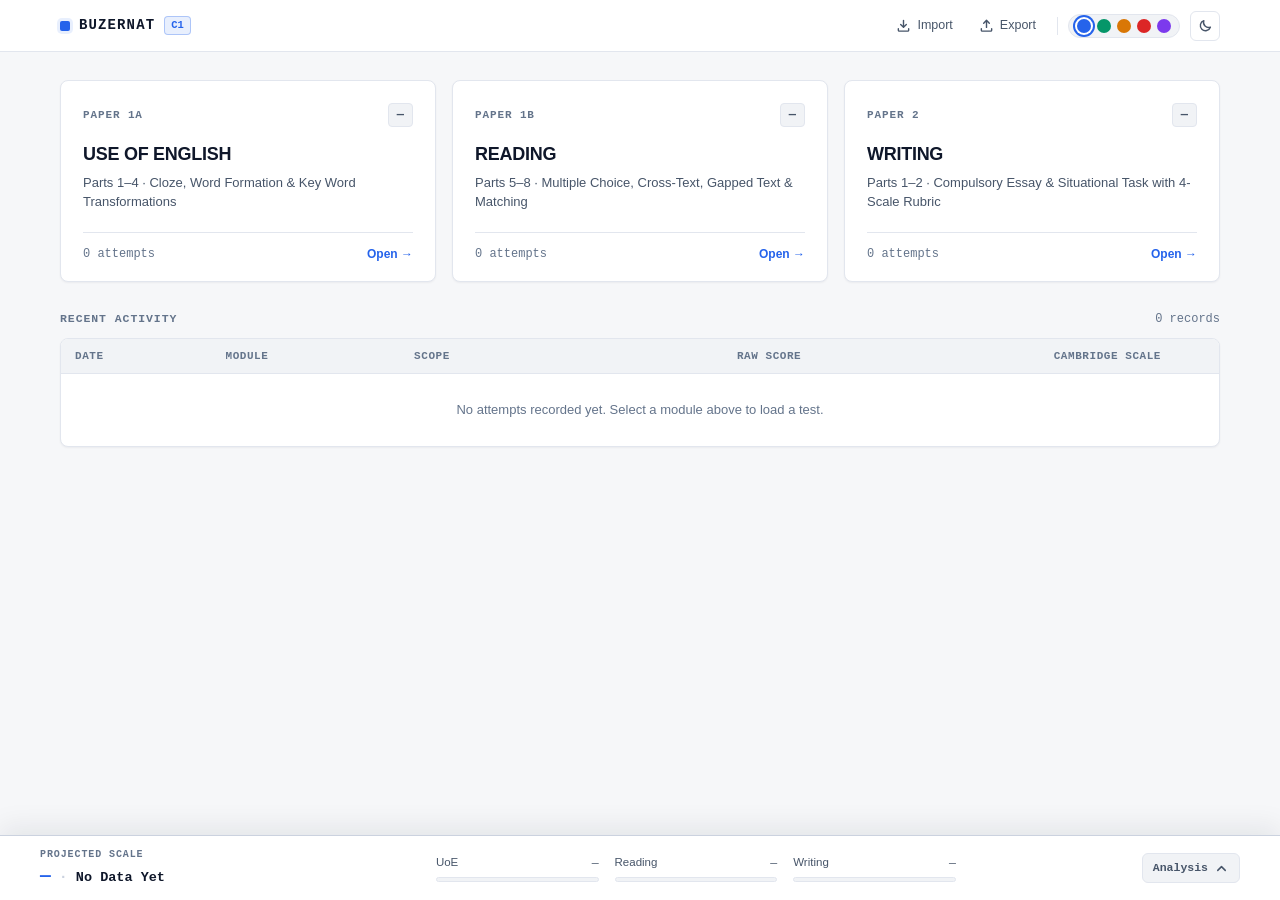
<file: index.html>
<!DOCTYPE html>
<html lang="en" data-theme="cobalt" data-dark="false">
<head>
  <meta charset="UTF-8">
  <meta name="viewport" content="width=device-width, initial-scale=1.0">
  <title>buzernat.cz</title>
  <script>
    /* Pre-paint theme sync to prevent FOUC on file:// */
    (function () {
      try {
        var raw = localStorage.getItem('cae_bench_v1');
        if (!raw) return;
        var parsed = JSON.parse(raw);
        var s = parsed && parsed.settings;
        if (!s) return;
        var themes = ['cobalt', 'emerald', 'amber', 'crimson', 'violet'];
        if (s.dark === true) document.documentElement.setAttribute('data-dark', 'true');
        if (themes.indexOf(s.theme) !== -1) document.documentElement.setAttribute('data-theme', s.theme);
      } catch (_) {}
    })();
  </script>
  <link rel="stylesheet" href="styles.css">
</head>
<body>
  <!-- ================= TOP HEADER BAR ================= -->
  <header class="topbar" id="app-header">
    <div class="topbar-inner">
      <div class="brand" id="brand-home" role="button" tabindex="0" aria-label="BUZERNAT Home">
        <span class="brand-mark" aria-hidden="true"></span>
        <span class="brand-title">BUZERNAT</span>
        <span class="brand-tag">C1</span>
      </div>

      <div class="topbar-controls">
        <div class="control-group" aria-label="Data Management">
          <button type="button" class="btn btn-ghost btn-sm" id="btn-import" title="Import backup (.json)">
            <svg class="icon" viewBox="0 0 16 16" fill="none" stroke="currentColor" stroke-width="1.5" stroke-linecap="round" stroke-linejoin="round" aria-hidden="true">
              <path d="M8 2.5v7.5M5 7l3 3 3-3M2.5 11.5v1.5a1 1 0 0 0 1 1h9a1 1 0 0 0 1-1v-1.5"/>
            </svg>
            <span>Import</span>
          </button>
          <input type="file" id="import-file-input" accept=".json,application/json" hidden>

          <button type="button" class="btn btn-ghost btn-sm" id="btn-export" title="Export backup (.json)">
            <svg class="icon" viewBox="0 0 16 16" fill="none" stroke="currentColor" stroke-width="1.5" stroke-linecap="round" stroke-linejoin="round" aria-hidden="true">
              <path d="M8 10V2.5M5 5.5L8 2.5l3 3M2.5 11.5v1.5a1 1 0 0 0 1 1h9a1 1 0 0 0 1-1v-1.5"/>
            </svg>
            <span>Export</span>
          </button>
        </div>

        <span class="topbar-divider" aria-hidden="true"></span>

        <div class="theme-dots" id="theme-selector" role="radiogroup" aria-label="Accent color theme">
          <button type="button" class="theme-dot" data-theme-pick="cobalt" aria-label="Cobalt theme" title="Cobalt" aria-checked="true"></button>
          <button type="button" class="theme-dot" data-theme-pick="emerald" aria-label="Emerald theme" title="Emerald" aria-checked="false"></button>
          <button type="button" class="theme-dot" data-theme-pick="amber" aria-label="Amber theme" title="Amber" aria-checked="false"></button>
          <button type="button" class="theme-dot" data-theme-pick="crimson" aria-label="Crimson theme" title="Crimson" aria-checked="false"></button>
          <button type="button" class="theme-dot" data-theme-pick="violet" aria-label="Violet theme" title="Violet" aria-checked="false"></button>
        </div>

        <button type="button" class="btn btn-icon" id="btn-dark-toggle" aria-label="Toggle dark mode" title="Toggle dark mode" aria-pressed="false">
          <svg class="icon icon-sun" viewBox="0 0 16 16" fill="none" stroke="currentColor" stroke-width="1.5" stroke-linecap="round" stroke-linejoin="round" aria-hidden="true">
            <circle cx="8" cy="8" r="3"/>
            <path d="M8 1.5v1.2M8 13.3v1.2M1.5 8h1.2M13.3 8h1.2M3.4 3.4l.85.85M11.75 11.75l.85.85M12.6 3.4l-.85.85M4.25 11.75l-.85.85"/>
          </svg>
          <svg class="icon icon-moon" viewBox="0 0 16 16" fill="none" stroke="currentColor" stroke-width="1.5" stroke-linecap="round" stroke-linejoin="round" aria-hidden="true">
            <path d="M13.2 9.8A5.5 5.5 0 0 1 6.2 2.8a5.5 5.5 0 1 0 7 7z"/>
          </svg>
        </button>
      </div>
    </div>
  </header>

  <!-- ================= HUB VIEW ================= -->
  <main class="view-hub" id="view-hub">
    <div class="hub-container">
      <!-- TOP: 3 Module Selection Cards -->
      <section class="hub-modules" aria-label="Exam Modules">
        <button type="button" class="module-card" data-open-module="uoe">
          <div class="module-card-head">
            <span class="module-code">PAPER 1A</span>
            <span class="score-badge" id="badge-uoe">—</span>
          </div>
          <h2 class="module-title">USE OF ENGLISH</h2>
          <p class="module-meta">Parts 1–4 · Cloze, Word Formation &amp; Key Word Transformations</p>
          <div class="module-card-foot">
            <span class="module-attempts" id="count-uoe">0 attempts</span>
            <span class="module-launch">Open →</span>
          </div>
        </button>

        <button type="button" class="module-card" data-open-module="reading">
          <div class="module-card-head">
            <span class="module-code">PAPER 1B</span>
            <span class="score-badge" id="badge-reading">—</span>
          </div>
          <h2 class="module-title">READING</h2>
          <p class="module-meta">Parts 5–8 · Multiple Choice, Cross-Text, Gapped Text &amp; Matching</p>
          <div class="module-card-foot">
            <span class="module-attempts" id="count-reading">0 attempts</span>
            <span class="module-launch">Open →</span>
          </div>
        </button>

        <button type="button" class="module-card" data-open-module="writing">
          <div class="module-card-head">
            <span class="module-code">PAPER 2</span>
            <span class="score-badge" id="badge-writing">—</span>
          </div>
          <h2 class="module-title">WRITING</h2>
          <p class="module-meta">Parts 1–2 · Compulsory Essay &amp; Situational Task with 4-Scale Rubric</p>
          <div class="module-card-foot">
            <span class="module-attempts" id="count-writing">0 attempts</span>
            <span class="module-launch">Open →</span>
          </div>
        </button>
      </section>

      <!-- MIDDLE: Compact Recent Activity Table -->
      <section class="hub-activity" aria-labelledby="activity-heading">
        <div class="section-header">
          <h3 id="activity-heading" class="section-title">RECENT ACTIVITY</h3>
          <span class="section-meta mono" id="activity-count">0 records</span>
        </div>

        <div class="table-wrap">
          <table class="activity-table" id="recent-activity-table">
            <thead>
              <tr>
                <th>Date</th>
                <th>Module</th>
                <th>Scope</th>
                <th class="num">Raw Score</th>
                <th class="num">Cambridge Scale</th>
                <th class="col-action" aria-label="Delete"></th>
              </tr>
            </thead>
            <tbody id="recent-activity-body">
              <tr class="empty-row">
                <td colspan="6">No attempts recorded yet. Select a module above to load a test or demo.</td>
              </tr>
            </tbody>
          </table>
        </div>
      </section>
    </div>

    <!-- BOTTOM: Pinned Grade Projection Bar + Expandable Analysis Drawer -->
    <aside class="grade-dock" id="grade-dock" aria-label="Grade Projection and Diagnostics">
      <!-- Collapsible Analysis Drawer (collapsed by default) -->
      <div class="analysis-drawer" id="analysis-drawer" hidden>
        <div class="analysis-drawer-inner">
          <div class="drawer-header">
            <div>
              <h3 class="drawer-title">PERFORMANCE DIAGNOSTICS</h3>
              <p class="drawer-subtitle" id="drawer-summary-text">Weighted recency projection across attempted modules.</p>
            </div>
            <button type="button" class="btn btn-primary" id="btn-advanced-analysis">
              <svg class="icon" viewBox="0 0 16 16" fill="none" stroke="currentColor" stroke-width="1.6" stroke-linecap="round" stroke-linejoin="round" aria-hidden="true">
                <path d="M5.5 3.5h-2a1 1 0 0 0-1 1v8a1 1 0 0 0 1 1h7a1 1 0 0 0 1-1v-2"/>
                <rect x="6" y="2" width="7.5" height="8" rx="1"/>
              </svg>
              <span>ADVANCED ANALYSIS</span>
            </button>
          </div>

          <div class="drawer-grid">
            <!-- Part Breakdowns -->
            <div class="drawer-panel">
              <h4 class="panel-label">USE OF ENGLISH · PARTS 1–4</h4>
              <div class="part-list" id="breakdown-uoe"></div>
            </div>

            <div class="drawer-panel">
              <h4 class="panel-label">READING · PARTS 5–8</h4>
              <div class="part-list" id="breakdown-reading"></div>
            </div>

            <div class="drawer-panel">
              <h4 class="panel-label">WRITING · 4 ASSESSMENT SCALES</h4>
              <div class="part-list" id="breakdown-writing"></div>
            </div>

            <!-- Weakest Areas Ranked -->
            <div class="drawer-panel drawer-panel-wide">
              <h4 class="panel-label">WEAKEST AREAS RANKED BY ERROR RATE</h4>
              <div class="weakness-list" id="weakest-areas-list">
                <p class="muted-note">Complete at least one section to compute error-rate rankings.</p>
              </div>
            </div>
          </div>
        </div>
      </div>

      <!-- Always-visible Pinned Projection Bar -->
      <button type="button" class="grade-bar" id="grade-bar-toggle" aria-expanded="false" aria-controls="analysis-drawer">
        <div class="grade-bar-inner">
          <div class="grade-primary">
            <span class="grade-eyebrow">PROJECTED SCALE</span>
            <div class="grade-readout mono" id="grade-projection-readout">
              <span class="grade-score">—</span>
              <span class="grade-sep">·</span>
              <span class="grade-label">No Data Yet</span>
            </div>
          </div>

          <div class="grade-minibars" id="grade-minibars">
            <div class="minibar-item" data-mini="uoe">
              <div class="minibar-head">
                <span>UoE</span>
                <span class="mono" id="mini-val-uoe">—</span>
              </div>
              <div class="minibar-track"><div class="minibar-fill" id="mini-fill-uoe" style="width: 0%"></div></div>
            </div>

            <div class="minibar-item" data-mini="reading">
              <div class="minibar-head">
                <span>Reading</span>
                <span class="mono" id="mini-val-reading">—</span>
              </div>
              <div class="minibar-track"><div class="minibar-fill" id="mini-fill-reading" style="width: 0%"></div></div>
            </div>

            <div class="minibar-item" data-mini="writing">
              <div class="minibar-head">
                <span>Writing</span>
                <span class="mono" id="mini-val-writing">—</span>
              </div>
              <div class="minibar-track"><div class="minibar-fill" id="mini-fill-writing" style="width: 0%"></div></div>
            </div>
          </div>

          <div class="grade-expand-cue">
            <span class="expand-label">Analysis</span>
            <svg class="icon chevron" viewBox="0 0 16 16" fill="none" stroke="currentColor" stroke-width="1.6" stroke-linecap="round" stroke-linejoin="round" aria-hidden="true">
              <path d="M4 10l4-4 4 4"/>
            </svg>
          </div>
        </div>
      </button>
    </aside>
  </main>

  <!-- ================= WORKSPACE VIEW ================= -->
  <section class="view-workspace" id="view-workspace" hidden aria-label="Test Workspace">
    <div class="ws-topbar">
      <div class="ws-topbar-left">
        <button type="button" class="btn btn-ghost btn-sm" id="ws-back-btn">← Back to Hub</button>
        <span class="topbar-divider" aria-hidden="true"></span>
        <h2 class="ws-title" id="ws-title">MODULE</h2>
        <span class="ws-scope-pill mono" id="ws-scope-pill" hidden></span>
      </div>

      <div class="ws-topbar-right">
        <div class="ws-timer mono" id="ws-timer" title="Click to pause or resume timer" role="button" tabindex="0">00:00</div>
        <button type="button" class="btn btn-primary btn-sm" id="ws-top-action" hidden>Check Test</button>
      </div>
    </div>

    <div class="ws-body" id="ws-body"></div>

    <nav class="ws-bottom-nav" id="ws-bottom-nav" aria-label="Exam Parts" hidden></nav>
  </section>

  <!-- ================= OVERLAYS ================= -->
  <div class="modal-root" id="modal-root" hidden aria-modal="true" role="dialog"></div>

  <div class="hl-popover" id="hl-popover" hidden role="toolbar" aria-label="Highlight selection">
    <button type="button" class="hl-pop-btn" data-hl-action="apply">Highlight</button>
    <button type="button" class="hl-pop-btn hl-pop-clear" data-hl-action="remove" hidden>Remove</button>
  </div>

  <div class="toast-root" id="toast-root" aria-live="polite" aria-atomic="true"></div>

  <!-- ================= SCRIPTS (STRICT LOAD ORDER, NO ES MODULES) ================= -->
<script src="js/store.js"></script>
  <script src="js/core.js"></script>
  <script src="js/prompts.js"></script>
  <script src="js/banks/uoe_bank.js"></script>
  <script src="js/banks/reading_bank.js"></script>
  <script src="js/banks/writing_bank.js"></script>
  <script src="js/uoe.js"></script>
  <script src="js/reading.js"></script>
  <script src="js/writing.js"></script>
  <script>
    window.addEventListener('DOMContentLoaded', () => CAE.Core?.init());
  </script>
</body>
</html>
</file>
<file: styles.css>
/* ==========================================================================
   CAE BENCH — Technical Swiss Editorial UI (Zero External Dependencies)
   ========================================================================== */

:root {
  /* Surfaces — Light Mode (Default) */
  --bg: #f6f7f9;
  --surface: #ffffff;
  --surface-subtle: #f1f3f6;
  --surface-hover: #eceff4;
  --border: #e2e6ee;
  --border-strong: #cbd2df;

  /* Ink */
  --text: #0f172a;
  --text-secondary: #475569;
  --text-muted: #64748b;

  /* Status */
  --ok: #059669;
  --ok-soft: rgba(5, 150, 105, 0.11);
  --err: #dc2626;
  --err-soft: rgba(220, 38, 38, 0.10);
  --warn: #d97706;
  --warn-soft: rgba(217, 119, 6, 0.11);

  /* Accent Defaults (Cobalt) */
  --accent: #2563eb;
  --accent-hover: #1d4ed8;
  --accent-ink: #ffffff;
  --accent-soft: rgba(37, 99, 235, 0.10);
  --accent-border: rgba(37, 99, 235, 0.30);
  --focus-ring: rgba(37, 99, 235, 0.28);
  --hl-bg: rgba(59, 130, 246, 0.24);

  /* Typography & Geometry */
  --font-sans: -apple-system, BlinkMacSystemFont, "Inter", "Segoe UI", Roboto, "Helvetica Neue", Arial, sans-serif;
  --font-mono: ui-monospace, "JetBrains Mono", "SF Mono", SFMono-Regular, Menlo, Consolas, "Liberation Mono", monospace;
  --radius-sm: 4px;
  --radius: 6px;
  --radius-lg: 8px;
  --shadow-sm: 0 1px 2px rgba(15, 23, 42, 0.05);
  --shadow-md: 0 8px 24px rgba(15, 23, 42, 0.08);
  --shadow-lg: 0 16px 40px rgba(15, 23, 42, 0.16);
  --topbar-h: 52px;
  --dock-h: 64px;
}

/* ================= 5 ACCENT COLOR THEMES (LIGHT) ================= */
html[data-theme="cobalt"] {
  --accent: #2563eb;
  --accent-hover: #1d4ed8;
  --accent-soft: rgba(37, 99, 235, 0.10);
  --accent-border: rgba(37, 99, 235, 0.30);
  --focus-ring: rgba(37, 99, 235, 0.28);
  --hl-bg: rgba(59, 130, 246, 0.24);
}

html[data-theme="emerald"] {
  --accent: #059669;
  --accent-hover: #047857;
  --accent-soft: rgba(5, 150, 105, 0.10);
  --accent-border: rgba(5, 150, 105, 0.30);
  --focus-ring: rgba(5, 150, 105, 0.28);
  --hl-bg: rgba(16, 185, 129, 0.24);
}

html[data-theme="amber"] {
  --accent: #d97706;
  --accent-hover: #b45309;
  --accent-soft: rgba(217, 119, 6, 0.11);
  --accent-border: rgba(217, 119, 6, 0.34);
  --focus-ring: rgba(217, 119, 6, 0.28);
  --hl-bg: rgba(245, 158, 11, 0.30);
}

html[data-theme="crimson"] {
  --accent: #dc2626;
  --accent-hover: #b91c1c;
  --accent-soft: rgba(220, 38, 38, 0.10);
  --accent-border: rgba(220, 38, 38, 0.30);
  --focus-ring: rgba(220, 38, 38, 0.28);
  --hl-bg: rgba(239, 68, 68, 0.22);
}

html[data-theme="violet"] {
  --accent: #7c3aed;
  --accent-hover: #6d28d9;
  --accent-soft: rgba(124, 58, 237, 0.10);
  --accent-border: rgba(124, 58, 237, 0.30);
  --focus-ring: rgba(124, 58, 237, 0.28);
  --hl-bg: rgba(139, 92, 246, 0.24);
}

/* ================= DARK MODE ================= */
html[data-dark="true"] {
  --bg: #0b0d12;
  --surface: #12151e;
  --surface-subtle: #181c27;
  --surface-hover: #1f2534;
  --border: #252c3c;
  --border-strong: #374157;

  --text: #edf2f7;
  --text-secondary: #a8b3c7;
  --text-muted: #78859b;

  --ok: #34d399;
  --ok-soft: rgba(52, 211, 153, 0.14);
  --err: #f87171;
  --err-soft: rgba(248, 113, 113, 0.14);
  --warn: #fbbf24;
  --warn-soft: rgba(251, 191, 36, 0.14);

  --accent-ink: #0b0d12;
  --shadow-sm: 0 1px 2px rgba(0, 0, 0, 0.35);
  --shadow-md: 0 10px 28px rgba(0, 0, 0, 0.45);
  --shadow-lg: 0 20px 50px rgba(0, 0, 0, 0.65);
}

html[data-dark="true"][data-theme="cobalt"] {
  --accent: #60a5fa;
  --accent-hover: #93c5fd;
  --accent-soft: rgba(96, 165, 250, 0.14);
  --accent-border: rgba(96, 165, 250, 0.36);
  --focus-ring: rgba(96, 165, 250, 0.34);
  --hl-bg: rgba(96, 165, 250, 0.30);
}

html[data-dark="true"][data-theme="emerald"] {
  --accent: #34d399;
  --accent-hover: #6ee7b7;
  --accent-soft: rgba(52, 211, 153, 0.14);
  --accent-border: rgba(52, 211, 153, 0.36);
  --focus-ring: rgba(52, 211, 153, 0.34);
  --hl-bg: rgba(52, 211, 153, 0.28);
}

html[data-dark="true"][data-theme="amber"] {
  --accent: #fbbf24;
  --accent-hover: #fcd34d;
  --accent-soft: rgba(251, 191, 36, 0.14);
  --accent-border: rgba(251, 191, 36, 0.36);
  --focus-ring: rgba(251, 191, 36, 0.34);
  --hl-bg: rgba(251, 191, 36, 0.28);
}

html[data-dark="true"][data-theme="crimson"] {
  --accent: #f87171;
  --accent-hover: #fca5a5;
  --accent-soft: rgba(248, 113, 113, 0.14);
  --accent-border: rgba(248, 113, 113, 0.36);
  --focus-ring: rgba(248, 113, 113, 0.34);
  --hl-bg: rgba(248, 113, 113, 0.28);
}

html[data-dark="true"][data-theme="violet"] {
  --accent: #a78bfa;
  --accent-hover: #c4b5fd;
  --accent-soft: rgba(167, 139, 250, 0.14);
  --accent-border: rgba(167, 139, 250, 0.36);
  --focus-ring: rgba(167, 139, 250, 0.34);
  --hl-bg: rgba(167, 139, 250, 0.30);
}

/* ================= ZERO-REFLOW HIGHLIGHTER ================= */
mark.cae-hl {
  background: var(--hl-bg);
  color: inherit;
  padding: 0;
  margin: 0;
  border: 0;
  font: inherit;
  letter-spacing: inherit;
  line-height: inherit;
  border-radius: 0;
  box-shadow: none;
}

/* ================= BASE RESET ================= */
*, *::before, *::after {
  box-sizing: border-box;
}

[hidden] {
  display: none !important;
}

html, body {
  margin: 0;
  padding: 0;
  min-height: 100%;
  background: var(--bg);
  color: var(--text);
  font-family: var(--font-sans);
  font-size: 14px;
  line-height: 1.5;
  -webkit-font-smoothing: antialiased;
  text-rendering: optimizeLegibility;
}

button, input, select, textarea {
  font: inherit;
  color: inherit;
}

button:focus-visible,
input:focus-visible,
select:focus-visible,
textarea:focus-visible,
[tabindex]:focus-visible {
  outline: 2px solid var(--accent);
  outline-offset: 2px;
  box-shadow: 0 0 0 4px var(--focus-ring);
}

.mono {
  font-family: var(--font-mono);
  font-variant-numeric: tabular-nums;
}

.icon {
  width: 15px;
  height: 15px;
  flex-shrink: 0;
}

/* ================= BUTTONS ================= */
.btn {
  display: inline-flex;
  align-items: center;
  justify-content: center;
  gap: 6px;
  height: 34px;
  padding: 0 12px;
  border: 1px solid var(--border);
  border-radius: var(--radius);
  background: var(--surface);
  color: var(--text);
  font-size: 13px;
  font-weight: 500;
  cursor: pointer;
  white-space: nowrap;
  transition: background-color 120ms ease, border-color 120ms ease, color 120ms ease;
}

.btn:hover:not(:disabled) {
  background: var(--surface-hover);
  border-color: var(--border-strong);
}

.btn:disabled {
  opacity: 0.45;
  cursor: not-allowed;
}

.btn-sm {
  height: 30px;
  padding: 0 10px;
  font-size: 12.5px;
}

.btn-ghost {
  background: transparent;
  border-color: transparent;
  color: var(--text-secondary);
}

.btn-ghost:hover:not(:disabled) {
  background: var(--surface-subtle);
  border-color: var(--border);
  color: var(--text);
}

.btn-primary {
  background: var(--accent);
  border-color: var(--accent);
  color: var(--accent-ink);
  font-weight: 600;
}

.btn-primary:hover:not(:disabled) {
  background: var(--accent-hover);
  border-color: var(--accent-hover);
}

.btn-danger-ghost {
  background: transparent;
  border-color: transparent;
  color: var(--text-muted);
  height: 26px;
  width: 26px;
  padding: 0;
}

.btn-danger-ghost:hover:not(:disabled) {
  background: var(--err-soft);
  color: var(--err);
  border-color: transparent;
}

.btn-icon {
  width: 30px;
  height: 30px;
  padding: 0;
  background: transparent;
  border-color: var(--border);
  color: var(--text-secondary);
}

.btn-icon:hover:not(:disabled) {
  background: var(--surface-subtle);
  color: var(--text);
}

/* Dark toggle icon swap */
html[data-dark="false"] .icon-sun,
html:not([data-dark="true"]) .icon-sun {
  display: none;
}

html[data-dark="true"] .icon-moon {
  display: none;
}

/* ================= TOP HEADER BAR ================= */
.topbar {
  position: sticky;
  top: 0;
  z-index: 50;
  height: var(--topbar-h);
  background: var(--surface);
  border-bottom: 1px solid var(--border);
}

.topbar-inner {
  max-width: 1200px;
  height: 100%;
  margin: 0 auto;
  padding: 0 20px;
  display: flex;
  align-items: center;
  justify-content: space-between;
  gap: 16px;
}

.brand {
  display: inline-flex;
  align-items: center;
  gap: 9px;
  cursor: pointer;
  user-select: none;
}

.brand-mark {
  width: 10px;
  height: 10px;
  border-radius: 2px;
  background: var(--accent);
  box-shadow: 0 0 0 3px var(--accent-soft);
}

.brand-title {
  font-family: var(--font-mono);
  font-size: 14px;
  font-weight: 700;
  letter-spacing: 0.08em;
  color: var(--text);
}

.brand-tag {
  font-family: var(--font-mono);
  font-size: 10.5px;
  font-weight: 600;
  padding: 1px 6px;
  border-radius: var(--radius-sm);
  background: var(--accent-soft);
  color: var(--accent);
  border: 1px solid var(--accent-border);
}

.topbar-controls {
  display: flex;
  align-items: center;
  gap: 10px;
}

.control-group {
  display: inline-flex;
  align-items: center;
  gap: 4px;
}

.topbar-divider {
  width: 1px;
  height: 18px;
  background: var(--border);
}

/* 5-Dot Color Theme Selector */
.theme-dots {
  display: inline-flex;
  align-items: center;
  gap: 6px;
  padding: 4px 8px;
  border: 1px solid var(--border);
  border-radius: 999px;
  background: var(--surface-subtle);
}

.theme-dot {
  width: 14px;
  height: 14px;
  padding: 0;
  border-radius: 50%;
  border: 2px solid transparent;
  cursor: pointer;
  transition: transform 120ms ease, box-shadow 120ms ease;
}

.theme-dot:hover {
  transform: scale(1.15);
}

.theme-dot[data-theme-pick="cobalt"]  { background: #2563eb; }
.theme-dot[data-theme-pick="emerald"] { background: #059669; }
.theme-dot[data-theme-pick="amber"]   { background: #d97706; }
.theme-dot[data-theme-pick="crimson"] { background: #dc2626; }
.theme-dot[data-theme-pick="violet"]  { background: #7c3aed; }

html[data-theme="cobalt"]  .theme-dot[data-theme-pick="cobalt"],
html[data-theme="emerald"] .theme-dot[data-theme-pick="emerald"],
html[data-theme="amber"]   .theme-dot[data-theme-pick="amber"],
html[data-theme="crimson"] .theme-dot[data-theme-pick="crimson"],
html[data-theme="violet"]  .theme-dot[data-theme-pick="violet"] {
  box-shadow: 0 0 0 2px var(--surface), 0 0 0 4px var(--accent);
}

/* ================= HUB VIEW ================= */
.view-hub {
  min-height: calc(100vh - var(--topbar-h));
  padding-bottom: calc(var(--dock-h) + 32px);
}

.hub-container {
  max-width: 1200px;
  margin: 0 auto;
  padding: 28px 20px 24px;
  display: flex;
  flex-direction: column;
  gap: 28px;
}

/* TOP: 3 Prominent Module Cards */
.hub-modules {
  display: grid;
  grid-template-columns: repeat(3, minmax(0, 1fr));
  gap: 16px;
}

.module-card {
  position: relative;
  display: flex;
  flex-direction: column;
  align-items: stretch;
  text-align: left;
  padding: 22px 22px 18px;
  background: var(--surface);
  border: 1px solid var(--border);
  border-radius: var(--radius-lg);
  box-shadow: var(--shadow-sm);
  cursor: pointer;
  transition: border-color 140ms ease, transform 140ms ease, box-shadow 140ms ease;
}

.module-card::before {
  content: "";
  position: absolute;
  top: 0;
  left: 16px;
  right: 16px;
  height: 2px;
  background: transparent;
  border-radius: 0 0 2px 2px;
  transition: background-color 140ms ease;
}

.module-card:hover {
  border-color: var(--accent-border);
  transform: translateY(-2px);
  box-shadow: var(--shadow-md);
}

.module-card:hover::before {
  background: var(--accent);
}

.module-card-head {
  display: flex;
  align-items: center;
  justify-content: space-between;
  gap: 8px;
  margin-bottom: 14px;
}

.module-code {
  font-family: var(--font-mono);
  font-size: 11px;
  font-weight: 600;
  letter-spacing: 0.08em;
  color: var(--text-muted);
}

.score-badge {
  font-family: var(--font-mono);
  font-size: 12px;
  font-weight: 600;
  padding: 2px 8px;
  border-radius: var(--radius-sm);
  background: var(--surface-subtle);
  border: 1px solid var(--border);
  color: var(--text-secondary);
}

.score-badge.has-score {
  background: var(--accent-soft);
  border-color: var(--accent-border);
  color: var(--accent);
}

.module-title {
  margin: 0 0 6px;
  font-size: 18px;
  font-weight: 700;
  letter-spacing: -0.015em;
  color: var(--text);
}

.module-meta {
  margin: 0 0 20px;
  font-size: 13px;
  color: var(--text-secondary);
  line-height: 1.45;
  flex: 1;
}

.module-card-foot {
  display: flex;
  align-items: center;
  justify-content: space-between;
  padding-top: 12px;
  border-top: 1px solid var(--border);
  font-size: 12px;
}

.module-attempts {
  font-family: var(--font-mono);
  color: var(--text-muted);
}

.module-launch {
  font-weight: 600;
  color: var(--accent);
}

/* MIDDLE: Recent Activity Table */
.hub-activity {
  display: flex;
  flex-direction: column;
  gap: 10px;
}

.section-header {
  display: flex;
  align-items: baseline;
  justify-content: space-between;
  gap: 12px;
}

.section-title {
  margin: 0;
  font-family: var(--font-mono);
  font-size: 11.5px;
  font-weight: 700;
  letter-spacing: 0.08em;
  color: var(--text-muted);
}

.section-meta {
  font-size: 12px;
  color: var(--text-muted);
}

.table-wrap {
  background: var(--surface);
  border: 1px solid var(--border);
  border-radius: var(--radius-lg);
  overflow-x: auto;
  box-shadow: var(--shadow-sm);
}

.activity-table {
  width: 100%;
  border-collapse: collapse;
  font-size: 13px;
}

.activity-table th {
  padding: 9px 14px;
  text-align: left;
  font-family: var(--font-mono);
  font-size: 11px;
  font-weight: 600;
  letter-spacing: 0.05em;
  text-transform: uppercase;
  color: var(--text-muted);
  background: var(--surface-subtle);
  border-bottom: 1px solid var(--border);
  white-space: nowrap;
}

.activity-table td {
  padding: 9px 14px;
  border-bottom: 1px solid var(--border);
  color: var(--text);
  vertical-align: middle;
  white-space: nowrap;
}

.activity-table tbody tr:last-child td {
  border-bottom: 0;
}

.activity-table tbody tr:not(.empty-row):hover {
  background: var(--surface-subtle);
}

.activity-table th.num,
.activity-table td.num {
  text-align: right;
  font-family: var(--font-mono);
  font-variant-numeric: tabular-nums;
}

.activity-table .col-action {
  width: 44px;
  text-align: right;
}

.empty-row td {
  text-align: center;
  padding: 26px 16px;
  color: var(--text-muted);
  white-space: normal;
}

.pill {
  display: inline-flex;
  align-items: center;
  padding: 1px 7px;
  border-radius: var(--radius-sm);
  font-family: var(--font-mono);
  font-size: 11px;
  font-weight: 600;
  background: var(--surface-subtle);
  border: 1px solid var(--border);
  color: var(--text-secondary);
}

.pill-accent {
  background: var(--accent-soft);
  border-color: var(--accent-border);
  color: var(--accent);
}

.pill-ok {
  background: var(--ok-soft);
  border-color: transparent;
  color: var(--ok);
}

.pill-warn {
  background: var(--warn-soft);
  border-color: transparent;
  color: var(--warn);
}

.pill-err {
  background: var(--err-soft);
  border-color: transparent;
  color: var(--err);
}

/* ================= PINNED BOTTOM GRADE BAR & ANALYSIS DRAWER ================= */
.grade-dock {
  position: fixed;
  left: 0;
  right: 0;
  bottom: 0;
  z-index: 40;
  background: var(--surface);
  border-top: 1px solid var(--border-strong);
  box-shadow: 0 -8px 28px rgba(15, 23, 42, 0.08);
}

html[data-dark="true"] .grade-dock {
  box-shadow: 0 -10px 32px rgba(0, 0, 0, 0.50);
}

.grade-bar {
  display: block;
  width: 100%;
  min-height: var(--dock-h);
  padding: 10px 20px;
  border: 0;
  background: var(--surface);
  cursor: pointer;
  text-align: left;
  transition: background-color 120ms ease;
}

.grade-bar:hover {
  background: var(--surface-subtle);
}

.grade-bar-inner {
  max-width: 1200px;
  margin: 0 auto;
  display: flex;
  align-items: center;
  justify-content: space-between;
  gap: 24px;
}

.grade-primary {
  display: flex;
  flex-direction: column;
  gap: 1px;
  min-width: 210px;
}

.grade-eyebrow {
  font-family: var(--font-mono);
  font-size: 10px;
  font-weight: 700;
  letter-spacing: 0.09em;
  color: var(--text-muted);
}

.grade-readout {
  display: flex;
  align-items: baseline;
  gap: 8px;
  font-size: 15px;
  font-weight: 700;
}

.grade-score {
  color: var(--accent);
  font-size: 18px;
}

.grade-sep {
  color: var(--border-strong);
}

.grade-label {
  color: var(--text);
  font-size: 13.5px;
  font-weight: 600;
}

.grade-minibars {
  flex: 1;
  max-width: 520px;
  display: grid;
  grid-template-columns: repeat(3, minmax(0, 1fr));
  gap: 16px;
}

.minibar-item {
  display: flex;
  flex-direction: column;
  gap: 5px;
}

.minibar-head {
  display: flex;
  justify-content: space-between;
  font-size: 11.5px;
  color: var(--text-secondary);
}

.minibar-track {
  height: 5px;
  background: var(--surface-subtle);
  border: 1px solid var(--border);
  border-radius: 999px;
  overflow: hidden;
}

.minibar-fill {
  height: 100%;
  background: var(--accent);
  border-radius: 999px;
  transition: width 240ms ease;
}

.grade-expand-cue {
  display: inline-flex;
  align-items: center;
  gap: 6px;
  font-family: var(--font-mono);
  font-size: 11.5px;
  font-weight: 600;
  color: var(--text-secondary);
  padding: 5px 10px;
  border: 1px solid var(--border);
  border-radius: var(--radius);
  background: var(--surface-subtle);
}

.grade-expand-cue .chevron {
  transition: transform 180ms ease;
}

.grade-dock.is-open .grade-expand-cue .chevron {
  transform: rotate(180deg);
}

/* Expandable Analysis Drawer */
.analysis-drawer {
  border-bottom: 1px solid var(--border);
  background: var(--bg);
  max-height: min(68vh, 560px);
  overflow-y: auto;
}

.analysis-drawer-inner {
  max-width: 1200px;
  margin: 0 auto;
  padding: 20px;
  display: flex;
  flex-direction: column;
  gap: 16px;
}

.drawer-header {
  display: flex;
  align-items: center;
  justify-content: space-between;
  gap: 16px;
  flex-wrap: wrap;
}

.drawer-title {
  margin: 0;
  font-family: var(--font-mono);
  font-size: 12.5px;
  font-weight: 700;
  letter-spacing: 0.08em;
}

.drawer-subtitle {
  margin: 2px 0 0;
  font-size: 12.5px;
  color: var(--text-muted);
}

.drawer-grid {
  display: grid;
  grid-template-columns: repeat(3, minmax(0, 1fr));
  gap: 14px;
}

.drawer-panel {
  background: var(--surface);
  border: 1px solid var(--border);
  border-radius: var(--radius);
  padding: 14px;
  display: flex;
  flex-direction: column;
  gap: 10px;
}

.drawer-panel-wide {
  grid-column: 1 / -1;
}

.panel-label {
  margin: 0;
  font-family: var(--font-mono);
  font-size: 11px;
  font-weight: 700;
  letter-spacing: 0.06em;
  color: var(--text-muted);
}

.part-list {
  display: flex;
  flex-direction: column;
  gap: 8px;
}

.part-row {
  display: grid;
  grid-template-columns: 1fr auto;
  gap: 4px 10px;
  align-items: center;
  font-size: 12.5px;
}

.part-row-name {
  color: var(--text-secondary);
  overflow: hidden;
  text-overflow: ellipsis;
  white-space: nowrap;
}

.part-row-stat {
  font-family: var(--font-mono);
  font-size: 12px;
  color: var(--text);
}

.part-bar-track {
  grid-column: 1 / -1;
  height: 4px;
  background: var(--surface-subtle);
  border-radius: 999px;
  overflow: hidden;
}

.part-bar-fill {
  height: 100%;
  background: var(--accent);
  border-radius: 999px;
}

.weakness-list {
  display: grid;
  grid-template-columns: repeat(auto-fill, minmax(260px, 1fr));
  gap: 10px;
}

.weakness-item {
  display: flex;
  align-items: center;
  justify-content: space-between;
  gap: 10px;
  padding: 8px 10px;
  border: 1px solid var(--border);
  border-radius: var(--radius-sm);
  background: var(--surface-subtle);
  font-size: 12.5px;
}

.weakness-label {
  font-weight: 500;
  color: var(--text);
}

.weakness-rate {
  font-family: var(--font-mono);
  font-size: 12px;
  font-weight: 700;
  color: var(--err);
  white-space: nowrap;
}

.muted-note {
  margin: 0;
  font-size: 12.5px;
  color: var(--text-muted);
}

/* ================= WORKSPACE SHELL ================= */
.view-workspace {
  display: flex;
  flex-direction: column;
  height: calc(100vh - var(--topbar-h));
}

.ws-topbar {
  flex-shrink: 0;
  height: 48px;
  padding: 0 20px;
  background: var(--surface);
  border-bottom: 1px solid var(--border);
  display: flex;
  align-items: center;
  justify-content: space-between;
  gap: 12px;
}

.ws-topbar-left,
.ws-topbar-right {
  display: flex;
  align-items: center;
  gap: 10px;
  min-width: 0;
}

.ws-title {
  margin: 0;
  font-family: var(--font-mono);
  font-size: 13px;
  font-weight: 700;
  letter-spacing: 0.06em;
  white-space: nowrap;
  overflow: hidden;
  text-overflow: ellipsis;
}

.ws-scope-pill {
  font-size: 11px;
  font-weight: 600;
  padding: 2px 7px;
  border-radius: var(--radius-sm);
  background: var(--surface-subtle);
  border: 1px solid var(--border);
  color: var(--text-secondary);
}

.ws-timer {
  padding: 4px 10px;
  border-radius: var(--radius);
  border: 1px solid var(--border);
  background: var(--surface-subtle);
  font-size: 13px;
  font-weight: 600;
  letter-spacing: 0.04em;
  cursor: pointer;
  user-select: none;
}

.ws-timer.is-paused {
  color: var(--warn);
  border-color: var(--warn);
  background: var(--warn-soft);
}

.ws-body {
  flex: 1;
  min-height: 0;
  overflow-y: auto;
  padding: 20px;
}

/* Bottom Full-Width Part Switcher Bar */
.ws-bottom-nav {
  flex-shrink: 0;
  display: flex;
  width: 100%;
  background: var(--surface);
  border-top: 1px solid var(--border);
}

.ws-part-tab {
  flex: 1 1 0;
  min-width: 0;
  height: 44px;
  padding: 0 12px;
  border: 0;
  border-right: 1px solid var(--border);
  border-top: 2px solid transparent;
  background: transparent;
  color: var(--text-secondary);
  font-family: var(--font-mono);
  font-size: 12px;
  font-weight: 600;
  cursor: pointer;
  display: inline-flex;
  align-items: center;
  justify-content: center;
  gap: 8px;
  transition: background-color 120ms ease, color 120ms ease, border-color 120ms ease;
}

.ws-part-tab:last-child {
  border-right: 0;
}

.ws-part-tab:hover {
  background: var(--surface-subtle);
  color: var(--text);
}

.ws-part-tab.is-active {
  border-top-color: var(--accent);
  background: var(--accent-soft);
  color: var(--accent);
}

.ws-part-tab.is-done::after {
  content: "";
  width: 6px;
  height: 6px;
  border-radius: 50%;
  background: var(--ok);
}

/* ================= SHARED WORKSPACE COMPONENTS (STEPS 2–4 READY) ================= */
.upload-gate {
  max-width: 740px;
  margin: 12px auto;
  background: var(--surface);
  border: 1px solid var(--border);
  border-radius: var(--radius-lg);
  padding: 24px;
  display: flex;
  flex-direction: column;
  gap: 18px;
  box-shadow: var(--shadow-sm);
}

.dropzone {
  border: 1.5px dashed var(--border-strong);
  border-radius: var(--radius);
  padding: 28px 20px;
  text-align: center;
  background: var(--surface-subtle);
  cursor: pointer;
  transition: border-color 120ms ease, background-color 120ms ease;
}

.dropzone:hover,
.dropzone.is-dragover {
  border-color: var(--accent);
  background: var(--accent-soft);
}

.ws-split {
  display: grid;
  grid-template-columns: minmax(0, 1.15fr) minmax(0, 0.85fr);
  gap: 18px;
  height: 100%;
  min-height: 0;
}

.ws-pane {
  background: var(--surface);
  border: 1px solid var(--border);
  border-radius: var(--radius-lg);
  padding: 20px 22px;
  overflow-y: auto;
  min-height: 0;
}

.passage-text {
  font-size: 15px;
  line-height: 1.75;
  color: var(--text);
}

.field-input,
.field-select,
.field-textarea {
  width: 100%;
  padding: 7px 10px;
  border: 1px solid var(--border-strong);
  border-radius: var(--radius-sm);
  background: var(--surface);
  color: var(--text);
  font-size: 13.5px;
}

.field-textarea {
  resize: vertical;
  min-height: 140px;
  line-height: 1.6;
}

.is-correct {
  border-color: var(--ok) !important;
  background: var(--ok-soft) !important;
}

.is-wrong {
  border-color: var(--err) !important;
  background: var(--err-soft) !important;
}

.correction-hint {
  display: inline-block;
  margin-left: 6px;
  font-family: var(--font-mono);
  font-size: 12px;
  font-weight: 600;
  color: var(--ok);
}

/* ================= MODAL ================= */
.modal-root {
  position: fixed;
  inset: 0;
  z-index: 100;
  background: rgba(15, 23, 42, 0.52);
  display: flex;
  align-items: center;
  justify-content: center;
  padding: 20px;
}

.modal-card {
  width: 100%;
  max-width: 600px;
  max-height: 85vh;
  background: var(--surface);
  border: 1px solid var(--border-strong);
  border-radius: var(--radius-lg);
  box-shadow: var(--shadow-lg);
  display: flex;
  flex-direction: column;
  overflow: hidden;
}

.modal-head {
  padding: 14px 18px;
  border-bottom: 1px solid var(--border);
  display: flex;
  align-items: center;
  justify-content: space-between;
  gap: 12px;
}

.modal-title {
  margin: 0;
  font-family: var(--font-mono);
  font-size: 13px;
  font-weight: 700;
  letter-spacing: 0.05em;
}

.modal-body {
  padding: 18px;
  overflow-y: auto;
  display: flex;
  flex-direction: column;
  gap: 12px;
  font-size: 13.5px;
}

.modal-fallback-textarea {
  width: 100%;
  min-height: 180px;
  padding: 10px 12px;
  border: 1px solid var(--border-strong);
  border-radius: var(--radius);
  background: var(--surface-subtle);
  font-family: var(--font-mono);
  font-size: 11.5px;
  line-height: 1.5;
  color: var(--text);
  resize: vertical;
}

.modal-foot {
  padding: 12px 18px;
  border-top: 1px solid var(--border);
  display: flex;
  align-items: center;
  justify-content: flex-end;
  gap: 8px;
  background: var(--surface-subtle);
}

/* ================= FLOATING HIGHLIGHTER POPOVER ================= */
.hl-popover {
  position: fixed;
  z-index: 90;
  display: inline-flex;
  align-items: center;
  gap: 2px;
  padding: 3px;
  background: var(--text);
  color: var(--surface);
  border-radius: var(--radius);
  box-shadow: var(--shadow-md);
  transform: translate(-50%, calc(-100% - 8px));
}

.hl-pop-btn {
  border: 0;
  background: transparent;
  color: inherit;
  font-size: 12px;
  font-weight: 600;
  padding: 4px 9px;
  border-radius: var(--radius-sm);
  cursor: pointer;
}

.hl-pop-btn:hover {
  background: rgba(255, 255, 255, 0.14);
}

html[data-dark="true"] .hl-pop-btn:hover {
  background: rgba(15, 23, 42, 0.15);
}

/* ================= TOAST NOTIFICATIONS ================= */
.toast-root {
  position: fixed;
  right: 20px;
  bottom: calc(var(--dock-h) + 16px);
  z-index: 110;
  display: flex;
  flex-direction: column;
  gap: 8px;
  pointer-events: none;
}

.toast {
  pointer-events: auto;
  padding: 9px 14px;
  border-radius: var(--radius);
  background: var(--text);
  color: var(--surface);
  font-size: 12.5px;
  font-weight: 500;
  box-shadow: var(--shadow-md);
  max-width: 340px;
}

/* ================= RESPONSIVE ================= */
@media (max-width: 920px) {
  .hub-modules,
  .drawer-grid,
  .ws-split {
    grid-template-columns: 1fr;
  }

  .grade-bar-inner {
    flex-wrap: wrap;
    gap: 12px;
  }

  .grade-minibars {
    order: 3;
    flex-basis: 100%;
    max-width: none;
  }

  .view-hub {
    padding-bottom: 136px;
  }
}

@media (max-width: 560px) {
  .topbar-inner {
    padding: 0 12px;
  }

  .btn-ghost span {
    display: none;
  }

  .hub-container {
    padding: 18px 12px;
  }
}

/* ================= MISTAKE EXPLANATION BADGE & POPOVER ================= */
.cae-exp-btn {
  display: inline-flex;
  align-items: center;
  justify-content: center;
  width: 18px;
  height: 18px;
  padding: 0;
  margin: 0 0 0 5px;
  border-radius: 50%;
  border: 1px solid var(--border-strong);
  background: var(--surface-subtle);
  color: var(--text-muted);
  font-family: var(--font-mono);
  font-size: 11px;
  font-weight: 700;
  line-height: 1;
  vertical-align: middle;
  flex-shrink: 0;
  cursor: pointer;
  user-select: none;
  transition: background-color 110ms ease, border-color 110ms ease, color 110ms ease, box-shadow 110ms ease;
}

.cae-exp-btn:hover {
  border-color: var(--accent);
  color: var(--accent);
  background: var(--accent-soft);
}

.cae-exp-btn.is-correct {
  border-color: var(--border-strong);
  background: var(--surface-subtle);
  color: var(--text-muted);
}

.cae-exp-btn.is-wrong {
  border-color: var(--err);
  background: var(--err-soft);
  color: var(--err);
}

.cae-exp-btn.is-wrong:hover {
  background: var(--err);
  border-color: var(--err);
  color: #ffffff;
}

.cae-exp-btn.is-partial {
  border-color: var(--warn);
  background: var(--warn-soft);
  color: var(--warn);
}

.cae-exp-btn.is-partial:hover {
  background: var(--warn);
  border-color: var(--warn);
  color: #ffffff;
}

.cae-exp-btn.is-pinned {
  box-shadow: 0 0 0 3px var(--focus-ring);
}

#cae-exp-popover {
  position: fixed;
  z-index: 9999;
  width: max-content;
  min-width: 230px;
  max-width: 340px;
  padding: 12px 13px;
  background: var(--surface);
  color: var(--text);
  border: 1px solid var(--border-strong);
  border-top: 2px solid var(--accent);
  border-radius: var(--radius-lg);
  box-shadow: var(--shadow-lg);
  font-family: var(--font-sans);
  font-size: 12.5px;
  line-height: 1.48;
  display: flex;
  flex-direction: column;
  gap: 9px;
}

.cae-exp-head {
  display: flex;
  align-items: center;
  justify-content: space-between;
  gap: 8px;
}

.cae-exp-badge {
  display: inline-flex;
  align-items: center;
  padding: 1px 7px;
  border-radius: var(--radius-sm);
  font-family: var(--font-mono);
  font-size: 10.5px;
  font-weight: 700;
  letter-spacing: 0.05em;
  text-transform: uppercase;
}

.cae-exp-badge.is-ok {
  background: var(--ok-soft);
  color: var(--ok);
}

.cae-exp-badge.is-err {
  background: var(--err-soft);
  color: var(--err);
}

.cae-exp-badge.is-warn {
  background: var(--warn-soft);
  color: var(--warn);
}

.cae-exp-pin-hint {
  font-family: var(--font-mono);
  font-size: 10px;
  color: var(--text-muted);
}

.cae-exp-close {
  display: inline-flex;
  align-items: center;
  justify-content: center;
  width: 20px;
  height: 20px;
  padding: 0;
  border: 0;
  border-radius: var(--radius-sm);
  background: transparent;
  color: var(--text-muted);
  font-family: var(--font-mono);
  font-size: 13px;
  line-height: 1;
  cursor: pointer;
}

.cae-exp-close:hover {
  background: var(--surface-subtle);
  color: var(--text);
}

.cae-exp-answers {
  display: flex;
  flex-direction: column;
  gap: 3px;
  padding: 6px 8px;
  border-radius: var(--radius-sm);
  background: var(--surface-subtle);
  border: 1px solid var(--border);
  font-family: var(--font-mono);
  font-size: 11.5px;
}

.cae-exp-ans-row {
  display: flex;
  align-items: baseline;
  gap: 6px;
  word-break: break-word;
}

.cae-exp-ans-key {
  color: var(--text-muted);
  font-size: 10.5px;
  text-transform: uppercase;
  letter-spacing: 0.04em;
  flex-shrink: 0;
}

.cae-exp-ans-user {
  color: var(--err);
  font-weight: 600;
}

.cae-exp-ans-correct {
  color: var(--ok);
  font-weight: 700;
}

.cae-exp-block {
  padding: 7px 9px;
  border-radius: var(--radius-sm);
  border-left: 2.5px solid var(--border-strong);
  display: flex;
  flex-direction: column;
  gap: 3px;
}

.cae-exp-block-wrong {
  background: var(--err-soft);
  border-left-color: var(--err);
}

.cae-exp-block-rule {
  background: var(--accent-soft);
  border-left-color: var(--accent);
}

.cae-exp-block-trap {
  background: var(--warn-soft);
  border-left-color: var(--warn);
}

.cae-exp-label {
  font-family: var(--font-mono);
  font-size: 10px;
  font-weight: 700;
  letter-spacing: 0.06em;
  text-transform: uppercase;
  color: var(--text-secondary);
}

.cae-exp-block-wrong .cae-exp-label { color: var(--err); }
.cae-exp-block-rule .cae-exp-label  { color: var(--accent); }
.cae-exp-block-trap .cae-exp-label  { color: var(--warn); }

.cae-exp-text {
  margin: 0;
  color: var(--text);
  font-size: 12.25px;
  line-height: 1.45;
  word-break: break-word;
}

/* ================= WRITING PART 2 OPTION PICKER ================= */
.writing-opt-bar {
  display: flex;
  align-items: stretch;
  gap: 4px;
  padding: 4px;
  margin-bottom: 4px;
  background: var(--surface-subtle);
  border: 1px solid var(--border);
  border-radius: var(--radius);
  flex-wrap: wrap;
}

.writing-opt-btn {
  flex: 1 1 0;
  min-width: 105px;
  display: inline-flex;
  align-items: center;
  justify-content: center;
  gap: 6px;
  min-height: 30px;
  padding: 4px 8px;
  border: 1px solid transparent;
  border-radius: var(--radius-sm);
  background: transparent;
  color: var(--text-secondary);
  font-family: var(--font-mono);
  font-size: 11.5px;
  font-weight: 600;
  letter-spacing: 0.01em;
  cursor: pointer;
  white-space: nowrap;
  transition: background-color 110ms ease, border-color 110ms ease, color 110ms ease, box-shadow 110ms ease;
}

.writing-opt-btn:hover:not(.is-active) {
  background: var(--surface-hover);
  color: var(--text);
}

.writing-opt-btn.is-active {
  background: var(--accent-soft);
  border-color: var(--accent-border);
  color: var(--accent);
  box-shadow: var(--shadow-sm);
}

.writing-opt-qnum {
  opacity: 0.72;
  font-weight: 700;
}

.writing-opt-btn.is-active .writing-opt-qnum {
  opacity: 1;
}

.writing-opt-badge {
  display: inline-flex;
  align-items: center;
  gap: 4px;
  padding: 1px 5px;
  border-radius: 999px;
  background: var(--surface);
  border: 1px solid var(--border-strong);
  color: var(--text-secondary);
  font-size: 10px;
  font-weight: 700;
  line-height: 1.25;
}

.writing-opt-badge::before {
  content: "";
  width: 5px;
  height: 5px;
  border-radius: 50%;
  background: var(--accent);
  flex-shrink: 0;
}

.writing-opt-btn.is-active .writing-opt-badge {
  border-color: var(--accent-border);
  color: var(--accent);
}

.writing-opt-btn.is-in-range .writing-opt-badge::before {
  background: var(--ok);
}

/* === RADICAL COMPLEMENTARY HIGHLIGHTERS === */

/* Cobalt (Blue) -> Radioactive Yellow */
html[data-theme="cobalt"] {
  --hl-bg: #faff00;
  --hl-text: #09090b;
}

/* Emerald (Green) -> Shock Magenta */
html[data-theme="emerald"] {
  --hl-bg: #ff007f;
  --hl-text: #ffffff;
}

/* Amber (Orange/Gold) -> Electric Cyan */
html[data-theme="amber"] {
  --hl-bg: #00e5ff;
  --hl-text: #09090b;
}

/* Crimson (Red) -> Laser Mint */
html[data-theme="crimson"] {
  --hl-bg: #00ff9d;
  --hl-text: #09090b;
}

/* Violet (Purple) -> Acid Lime */
html[data-theme="violet"] {
  --hl-bg: #b8ff00;
  --hl-text: #09090b;
}

/* Apply colors without touching geometry (preserves zero-reflow) */
mark.cae-hl {
  background: var(--hl-bg) !important;
  color: var(--hl-text) !important;
}

/* ================= UPLOAD GATE (PASTE-FIRST + TARGETED PROMPT) ================= */
.gate-stack {
  display: flex;
  flex-direction: column;
  gap: 12px;
}

.gate-paste-wrap {
  display: flex;
  flex-direction: column;
  gap: 8px;
}

.gate-paste-area {
  width: 100%;
  min-height: 185px;
  padding: 11px 13px;
  border: 1px solid var(--border-strong);
  border-radius: var(--radius);
  background: var(--surface-subtle);
  color: var(--text);
  font-family: var(--font-mono);
  font-size: 12px;
  line-height: 1.55;
  resize: vertical;
  transition: border-color 120ms ease, background-color 120ms ease;
}

.gate-paste-area:focus {
  background: var(--surface);
  border-color: var(--accent);
}

.gate-paste-area::placeholder {
  color: var(--text-muted);
}

.gate-launch-btn {
  width: 100%;
  height: 38px;
  font-weight: 600;
  letter-spacing: 0.04em;
}

.gate-kbd {
  font-family: var(--font-mono);
  font-size: 10.5px;
  font-weight: 600;
  padding: 1px 6px;
  border-radius: var(--radius-sm);
  background: rgba(255, 255, 255, 0.18);
  opacity: 0.9;
}

html[data-dark="true"] .gate-kbd {
  background: rgba(11, 13, 18, 0.22);
}

.gate-upload-strip {
  display: flex;
  align-items: center;
  justify-content: space-between;
  gap: 12px;
  padding: 9px 13px;
  border: 1.5px dashed var(--border-strong);
  border-radius: var(--radius);
  background: var(--surface-subtle);
  cursor: pointer;
  transition: border-color 120ms ease, background-color 120ms ease;
}

.gate-upload-strip:hover,
.gate-upload-strip.is-dragover {
  border-color: var(--accent);
  background: var(--accent-soft);
}

.gate-upload-strip-main {
  display: inline-flex;
  align-items: center;
  gap: 8px;
  min-width: 0;
}

.gate-upload-strip-title {
  font-family: var(--font-mono);
  font-size: 12px;
  font-weight: 700;
  letter-spacing: 0.04em;
  color: var(--text);
}

.gate-upload-strip-hint {
  font-size: 12px;
  color: var(--text-muted);
  white-space: nowrap;
  overflow: hidden;
  text-overflow: ellipsis;
}

.gate-actions-row {
  display: flex;
  align-items: stretch;
  gap: 10px;
  padding-top: 10px;
  border-top: 1px solid var(--border);
}

.prompt-action-group {
  flex: 1 1 auto;
  min-width: 0;
  display: flex;
  align-items: stretch;
}

.prompt-action-group select {
  flex: 1 1 auto;
  min-width: 0;
  height: 36px;
  padding: 0 10px;
  border: 1px solid var(--border-strong);
  border-right: 0;
  border-radius: var(--radius) 0 0 var(--radius);
  background: var(--surface-subtle);
  color: var(--text);
  font-size: 12.5px;
  font-weight: 500;
  cursor: pointer;
  transition: border-color 120ms ease, background-color 120ms ease;
}

.prompt-action-group select:hover {
  background: var(--surface-hover);
  border-color: var(--accent-border);
}

.prompt-action-group .btn {
  height: 36px;
  border-radius: 0 var(--radius) var(--radius) 0;
  border-color: var(--border-strong);
  font-weight: 600;
  flex-shrink: 0;
}

.prompt-action-group select:focus-visible,
.prompt-action-group .btn:focus-visible {
  position: relative;
  z-index: 2;
}

.gate-demo-btn {
  height: 36px;
  font-weight: 600;
  flex-shrink: 0;
}

@media (max-width: 560px) {
  .gate-actions-row {
    flex-direction: column;
  }

  .gate-upload-strip-hint {
    display: none;
  }
}

/* ================= LAUNCH GATE OVERHAUL (PASTE-ONLY) ================= */
.gate-prompt-row {
  display: flex;
  align-items: stretch;
  padding-bottom: 10px;
  border-bottom: 1px solid var(--border);
}

.gate-prompt-row .prompt-action-group {
  width: 100%;
}

.gate-paste-label {
  display: block;
  font-family: var(--font-mono);
  font-size: 11px;
  font-weight: 700;
  letter-spacing: 0.07em;
  text-transform: uppercase;
  color: var(--text-secondary);
}

.gate-launch-row {
  display: grid;
  grid-template-columns: 1fr 1fr;
  gap: 10px;
  padding-top: 2px;
}

.btn.gate-launch-btn {
  width: 100%;
  height: 40px;
  background: var(--accent);
  border: 1px solid var(--accent);
  color: var(--accent-ink);
  font-weight: 700;
  letter-spacing: 0.04em;
}

.btn.gate-launch-btn:hover:not(:disabled) {
  background: var(--accent-hover);
  border-color: var(--accent-hover);
  color: var(--accent-ink);
}

.btn.gate-demo-btn {
  width: 100%;
  height: 40px;
  background: #ffffff;
  border: 1px solid #cbd5e1;
  color: #111827;
  font-weight: 700;
  letter-spacing: 0.04em;
}

.btn.gate-demo-btn:hover:not(:disabled) {
  background: #f1f5f9;
  border-color: #94a3b8;
  color: #0f172a;
}

@media (max-width: 480px) {
  .btn.gate-launch-btn .gate-kbd {
    display: none;
  }
}

/* ================= LAUNCH GATE · PREGENERATED BANK GROUP ================= */
.gate-launch-row {
  display: flex;
  align-items: stretch;
  gap: 10px;
  padding-top: 2px;
}

.btn.gate-launch-btn {
  width: auto;
  flex: 0 0 auto;
  height: 40px;
  padding: 0 15px;
  background: var(--accent);
  border: 1px solid var(--accent);
  color: var(--accent-ink);
  font-weight: 700;
  letter-spacing: 0.04em;
}

.btn.gate-launch-btn:hover:not(:disabled) {
  background: var(--accent-hover);
  border-color: var(--accent-hover);
  color: var(--accent-ink);
}

.gate-bank-group {
  flex: 1 1 0;
  min-width: 0;
  display: flex;
  align-items: stretch;
}

.gate-bank-select {
  flex: 1 1 auto;
  min-width: 0;
  height: 40px;
  padding: 0 10px;
  border: 1px solid var(--border-strong);
  border-right: 0;
  border-radius: var(--radius) 0 0 var(--radius);
  background: var(--surface-subtle);
  color: var(--text);
  font-size: 12.5px;
  font-weight: 500;
  cursor: pointer;
  text-overflow: ellipsis;
  transition: border-color 120ms ease, background-color 120ms ease;
}

.gate-bank-select:hover:not(:disabled) {
  background: var(--surface-hover);
  border-color: var(--accent-border);
}

.gate-bank-select:disabled {
  opacity: 0.55;
  cursor: not-allowed;
}

.btn.gate-bank-toggle {
  flex: 0 0 36px;
  width: 36px;
  height: 40px;
  padding: 0;
  border-radius: 0;
  border: 1px solid var(--border-strong);
  border-right: 0;
  background: var(--surface-subtle);
  color: var(--text-muted);
  font-family: var(--font-mono);
  font-size: 14px;
  font-weight: 700;
}

.btn.gate-bank-toggle:hover:not(:disabled) {
  background: var(--surface-hover);
  color: var(--text);
  border-color: var(--border-strong);
}

.btn.gate-bank-toggle.is-done {
  background: var(--ok-soft);
  color: var(--ok);
}

.btn.gate-bank-toggle.is-done:hover:not(:disabled) {
  background: var(--ok-soft);
  color: var(--ok);
}

.btn.gate-bank-launch-btn {
  flex: 0 0 auto;
  height: 40px;
  padding: 0 14px;
  border-radius: 0 var(--radius) var(--radius) 0;
  background: #ffffff;
  border: 1px solid #cbd5e1;
  color: #111827;
  font-weight: 700;
  letter-spacing: 0.04em;
}

.btn.gate-bank-launch-btn:hover:not(:disabled) {
  background: #f1f5f9;
  border-color: #94a3b8;
  color: #0f172a;
}

.gate-bank-select:focus-visible,
.btn.gate-bank-toggle:focus-visible,
.btn.gate-bank-launch-btn:focus-visible {
  position: relative;
  z-index: 2;
}

@media (max-width: 560px) {
  .gate-launch-row {
    flex-direction: column;
  }

  .btn.gate-launch-btn {
    width: 100%;
  }
}
</file>
